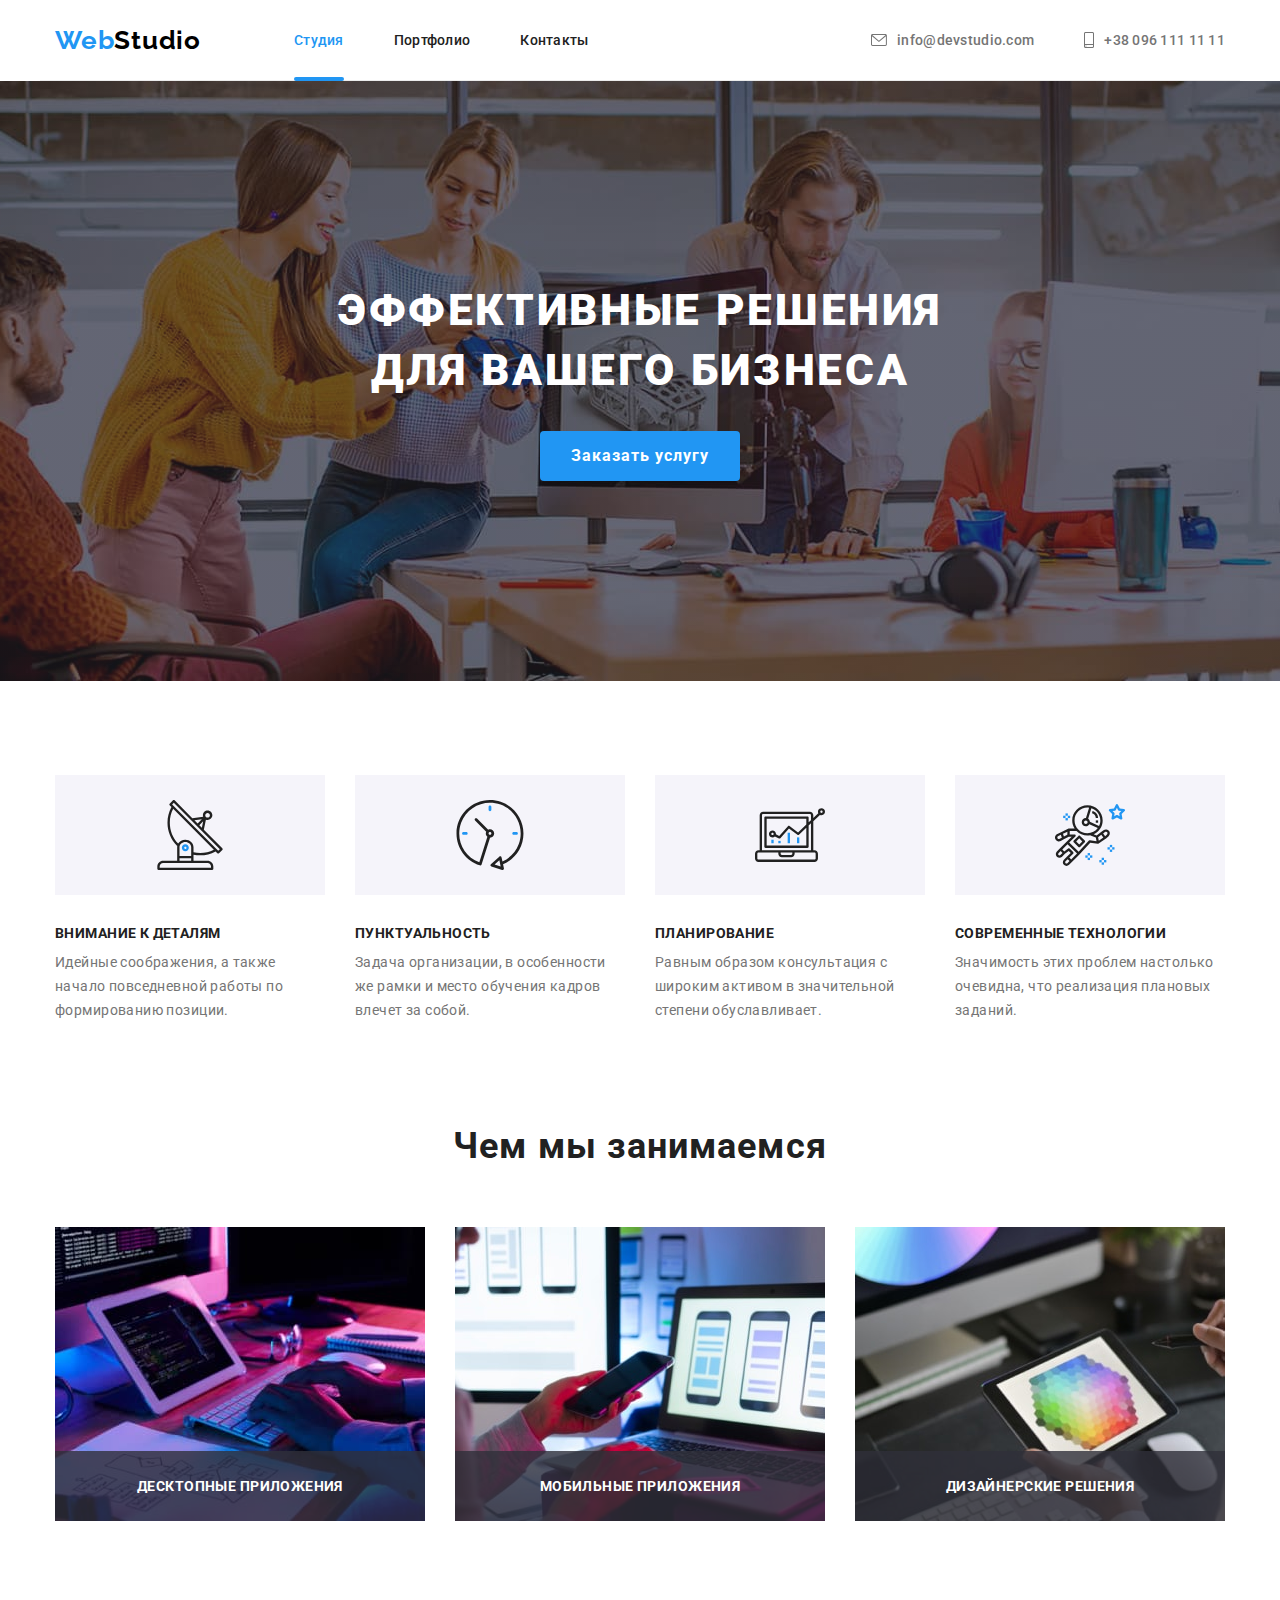
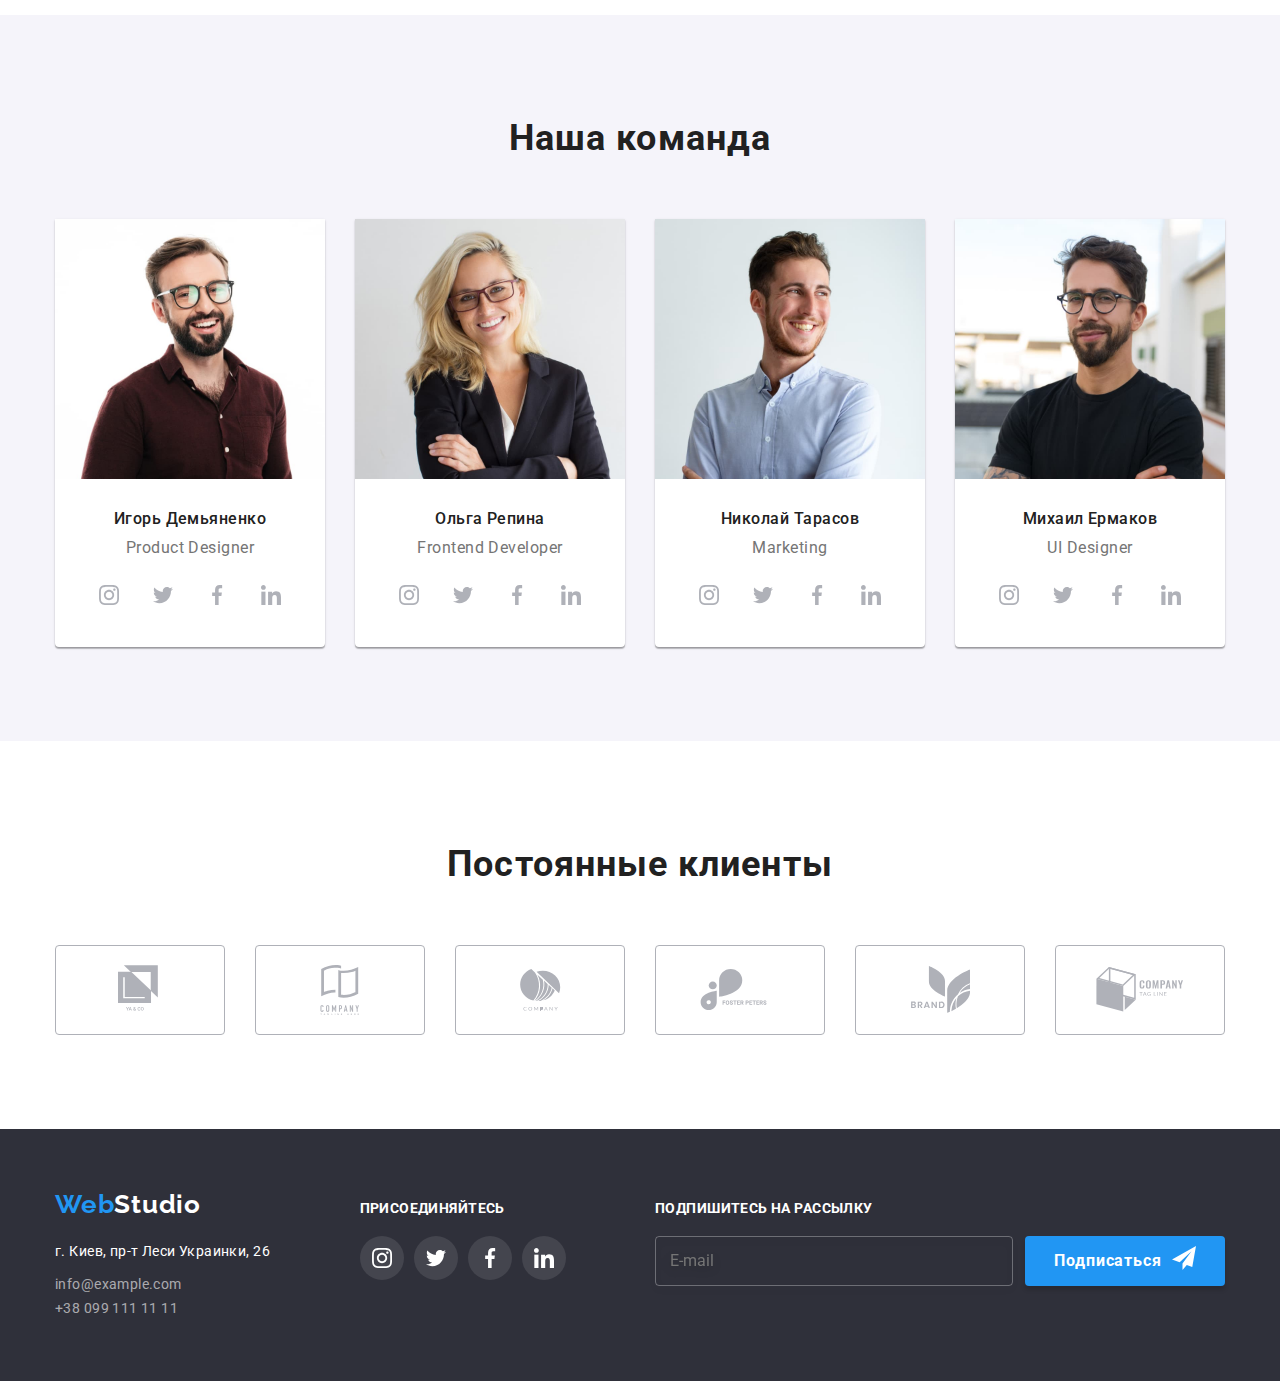
<file: index.html>
<!DOCTYPE html>
<html lang="ru">
<head>
    <meta charset="UTF-8">
    <meta name="viewport" content="width=device-width, initial-scale=1.0">
    <title>WebStudio</title>
    <link rel="preconnect" href="https://fonts.gstatic.com">
    <link href="https://fonts.googleapis.com/css2?family=Raleway:wght@700&family=Roboto:wght@400;500;700;900&display=swap" rel="stylesheet">
    <link rel="stylesheet" href="https://cdnjs.cloudflare.com/ajax/libs/modern-normalize/0.6.0/modern-normalize.min.css">
    <link rel="stylesheet" href="./css/main.min.css">
</head>
<body class="body">

    <!--HEADER-->
    <header class="header">
        <div class=" container">
            <nav class="navigation">
                <a href="index.html" lang="en" class="logo">Web<span class=" logo logo--black-theme">Studio</span></a> 
                <ul class="navigation__list list">
                    <li class="navigation__list-item">
                        <a href="index.html" class="navigation__list-link navigation__list-link--current">Студия</a>
                    </li>
                    <li class="navigation__list-item">
                        <a href="portfolio.html" class="navigation__list-link">Портфолио</a>
                    </li>
                    <li class="navigation__list-item">
                        <a href="" class="navigation__list-link">Контакты</a>
                    </li>
                </ul>
            </nav>
            <address class="address">
                <ul class="address__list list">
                    <li class="address__list-item">
                        <a href="mailto:info@devstudio.com" class="address__link">
                            <svg class="address__icon" width="16" height="12">
                                <use href="./images/sprite.svg#envelope"></use>
                            </svg>
                            info@devstudio.com
                        </a>
                    </li>
                    <li class="address__list-item">
                        <a href="tel:+380961111111" class="address__link">
                            <svg class="address__icon" width="10" height="16">
                                <use href="./images/sprite.svg#smartphone"></use>
                            </svg>
                            +38 096 111 11 11
                        </a>
                    </li>
                </ul>
            </address>
        </div>
    </header>

    <main>
    <!--HERO-->
    <section class="hero">
        <div class="hero__center-side">
            <h1 class="hero__title">Эффективные решения для вашего бизнеса</h1>
            <button type="button" class="button hero-button" data-modal-open>Заказать услугу</button>
        </div>
    </section>

    <!-- ADVANTAGES -->
    <section class="advantages section">
        <div class="container">
            <h2 class="visually-hidden" >Преимущества</h2>
            <ul class="advantages__list list">
                <li class="advantages__list-item">
                    <div class="advantages__icon-bg">
                        <svg class="advantages__icon" width="70" height="70">
                            <use href="./images/sprite.svg#antenna"></use>
                        </svg>
                    </div>
                    <h3 class="advantages__subtitle">Внимание к деталям</h3>
                    <p class="advantages__text">Идейные соображения, а также начало повседневной работы по формированию позиции.</p>
                </li>
                <li class="advantages__list-item">
                    <div class="advantages__icon-bg">
                        <svg class="advantages__icon" width="70" height="70">
                            <use href="./images/sprite.svg#clock"></use>
                        </svg>
                    </div>
                    <h3 class="advantages__subtitle">Пунктуальность</h3>
                    <p class="advantages__text">Задача организации, в особенности же рамки и место обучения кадров влечет за собой.</p>
                </li>
                <li class="advantages__list-item">
                    <div class="advantages__icon-bg">
                        <svg class="advantages__icon" width="70" height="70">
                            <use href="./images/sprite.svg#diagram"></use>
                        </svg>
                    </div>
                    <h3 class="advantages__subtitle">Планирование</h3>
                    <p class="advantages__text">Равным образом консультация с широким активом в значительной степени обуславливает.</p>
                </li>
                <li class="advantages__list-item">
                    <div class="advantages__icon-bg">
                        <svg class="advantages__icon" width="70" height="70">
                            <use href="./images/sprite.svg#astronaut"></use>
                        </svg>
                    </div>
                    <h3 class="advantages__subtitle">Современные технологии</h3>
                    <p class="advantages__text">Значимость этих проблем настолько очевидна, что реализация плановых заданий.</p>
                </li>
            </ul>
        </div>
    </section>

    <!--ABOUT-->
    <section class="about">
        <div class="container">
            <h2 class="title">Чем мы занимаемся</h2>
            <ul class="about__list list">
                <li class="about__list-item">
                    <img src="images/image01.jpg" alt="Компьютер" width="370" height="294">
                    <p class="about__overlay">Десктопные приложения</p>
                </li>
                <li class="about__list-item">
                    <img src="images/image02.jpg" alt="Мобильный телефон" width="370" height="294">
                    <p class="about__overlay">Мобильные приложения</p>
                </li>
                <li class="about__list-item">
                    <img src="images/image03.jpg" alt="Планшет" width="370" height="294">
                    <p class="about__overlay">Дизайнерские решения</p>
                </li>
            </ul>
        </div>
    </section>

    <!-- TEAM-->
    <section class="team section">
        <div class="container">
            <h2 class="title">Наша команда</h2>
            <ul class="team__list list">
                <li class="team__item">
                    <img src="images/team/product_designer.jpg" alt="Игорь Демьяненко" width="270" height="260">
                    <div class="team__content-wrapper">
                        <h3 class="team__name">Игорь Демьяненко</h3>
                        <p class="team__positiom" lang="en">Product Designer</p>
                        <ul class="social-list list">
                            <li class="social-list__item">
                                <a href="" class="social-list__link">
                                    <svg class="social-list__icon">
                                        <use href="./images/sprite.svg#instagram"></use>
                                    </svg>
                                </a>
                            </li>
                            <li class="social-list__item">
                                <a href="" class="social-list__link">
                                    <svg class="social-list__icon">
                                        <use href="./images/sprite.svg#twitter"></use>
                                    </svg>
                                </a>
                            </li>
                            <li class="social-list__item">
                                <a href="" class="social-list__link">
                                    <svg class="social-list__icon">
                                        <use href="./images/sprite.svg#facebook"></use>
                                    </svg>
                                </a>
                            </li>
                            <li class="social-list__item">
                                <a href="" class="social-list__link">
                                    <svg class="social-list__icon">
                                        <use href="./images/sprite.svg#linkedin"></use>
                                    </svg>
                                </a>
                            </li>
                        </ul>
                    </div>  
                </li>
                <li class="team__item">
                    <img src="images/team/frontend_developer.jpg" alt="Ольга Репина" width="270" height="260">
                    <div class="team__content-wrapper">
                        <h3  class="team__name">Ольга Репина</h3>
                        <p class="team__positiom" lang="en">Frontend Developer</p>
                        <ul class="social-list list">
                            <li class="social-list__item">
                                <a href="" class="social-list__link">
                                    <svg class="social-list__icon">
                                        <use href="./images/sprite.svg#instagram"></use>
                                    </svg>
                                </a>
                            </li>
                            <li class="social-list__item">
                                <a href="" class="social-list__link">
                                    <svg class="social-list__icon">
                                        <use href="./images/sprite.svg#twitter"></use>
                                    </svg>
                                </a>
                            </li>
                            <li class="social-list__item">
                                <a href="" class="social-list__link">
                                    <svg class="social-list__icon">
                                        <use href="./images/sprite.svg#facebook"></use>
                                    </svg>
                                </a>
                            </li>
                            <li class="social-list__item">
                                <a href="" class="social-list__link">
                                    <svg class="social-list__icon">
                                        <use href="./images/sprite.svg#linkedin"></use>
                                    </svg>
                                </a>
                            </li>
                        </ul>
                    </div>
                </li>
                <li class="team__item">
                    <img src="images/team/marketing.jpg" alt="Николай Тарасов" width="270" height="260">
                    <div class="team__content-wrapper">
                        <h3  class="team__name">Николай Тарасов</h3>
                        <p class="team__positiom" lang="en">Marketing</p>
                        <ul class="social-list list">
                            <li class="social-list__item">
                                <a href="" class="social-list__link">
                                    <svg class="social-list__icon">
                                        <use href="./images/sprite.svg#instagram"></use>
                                    </svg>
                                </a>
                            </li>
                            <li class="social-list__item">
                                <a href="" class="social-list__link">
                                    <svg class="social-list__icon">
                                        <use href="./images/sprite.svg#twitter"></use>
                                    </svg>
                                </a>
                            </li>
                            <li class="social-list__item">
                                <a href="" class="social-list__link">
                                    <svg class="social-list__icon">
                                        <use href="./images/sprite.svg#facebook"></use>
                                    </svg>
                                </a>
                            </li>
                            <li class="social-list__item">
                                <a href="" class="social-list__link">
                                    <svg class="social-list__icon">
                                        <use href="./images/sprite.svg#linkedin"></use>
                                    </svg>
                                </a>
                            </li>
                        </ul>
                    </div>
                </li>
                <li class="team__item">
                    <img src="images/team/ui-designer.jpg" alt="Михаил Ермаков" width="270" height="260">
                    <div class="team__content-wrapper">
                        <h3 class="team__name">Михаил Ермаков</h3>
                        <p class="team__positiom" lang="en">UI Designer</p>
                        <ul class="social-list list">
                            <li class="social-list__item">
                                <a href="" class="social-list__link">
                                    <svg class="social-list__icon">
                                        <use href="./images/sprite.svg#instagram"></use>
                                    </svg>
                                </a>
                            </li>
                            <li class="social-list__item">
                                <a href="" class="social-list__link">
                                    <svg class="social-list__icon">
                                        <use href="./images/sprite.svg#twitter"></use>
                                    </svg>
                                </a>
                            </li>
                            <li class="social-list__item">
                                <a href="" class="social-list__link">
                                    <svg class="social-list__icon">
                                        <use href="./images/sprite.svg#facebook"></use>
                                    </svg>
                                </a>
                            </li>
                            <li class="social-list__item">
                                <a href="" class="social-list__link">
                                    <svg class="social-list__icon">
                                        <use href="./images/sprite.svg#linkedin"></use>
                                    </svg>
                                </a>
                            </li>
                        </ul>
                    </div>
                    
                </li>
            </ul>
        </div>
    </section>
    <!-- CLIENTS -->
    <section class="section">
        <div class="container">
            <h2 class="title">Постоянные клиенты</h2>
            <ul class="clients__list list">
                <li class="clients__list-item">
                    <a href="" class="clients__link">
                        <svg class="clients__icon" width="44" height="49">
                            <use href="./images/sprite.svg#logo-1"></use>
                        </svg>
                    </a>
                </li>
            
                <li class="clients__list-item">
                    <a href="" class="clients__link">
                        <svg class="clients__icon" width="40" height="50">
                            <use href="./images/sprite.svg#logo-2"></use>
                        </svg>
                    </a>
                </li>
           
                <li class="clients__list-item">
                    <a href="" class="clients__link">
                        <svg class="clients__icon" width="41" height="42">
                            <use href="./images/sprite.svg#logo-3"></use>
                        </svg>
                    </a>
                </li>
            
                <li class="clients__list-item">
                    <a href="" class="clients__link">
                        <svg class="clients__icon" width="80" height="42">
                            <use href="./images/sprite.svg#logo-4"></use>
                        </svg>
                    </a>
                </li>
           
                <li class="clients__list-item">
                    <a href="" class="clients__link">
                        <svg class="clients__icon" width="59" height="47">
                            <use href="./images/sprite.svg#logo-5"></use>
                        </svg>
                    </a>
                </li>
            
                <li class="clients__list-item">
                    <a href="" class="clients__link">
                        <svg class="clients__icon" width="88" height="45">
                            <use href="./images/sprite.svg#logo-6"></use>
                        </svg>
                    </a>
                </li>
            </ul>
        </div>
    </section>

    </main>

    <!-- Footer-->
    <footer class="footer">
        <div class="container">
            <div class="footer-contact">
                <a href="index.html" lang="en" class="footer__logo logo">Web<span class="logo--white-theme">Studio</span></a> 
                <address class="address-footer">
                    <ul class="footer-contact__list list">
                        <li class="footer-contact__item">
                            <a href="https://goo.gl/maps/Wp1n7zY5raGq34UZ8" target="_blank" class="footer-contact__link footer-contact__link--map" >г. Киев, пр-т Леси Украинки, 26</a>
                        </li>
                        <li class="footer-contact___item">
                            <a href="mailto:info@example.com" class="footer-contact__link">info@example.com</a>
                        </li>
                        <li class="footer-contact_item">
                            <a href="tel:+380961111111" class="footer-contact__link">+38 099 111 11 11</a>
                        </li>
                    </ul>
                </address>
            </div>
            <div class="footer-social">
            <p class="footer-slogan">присоединяйтесь</p>
            <ul class="social-list list">
                <li class="social-list__item">
                    <a href="" class="social-list__link social-list__link--footer">
                        <svg class="social-list__icon social-list__icon--footer">
                            <use href="./images/sprite.svg#instagram"></use>
                        </svg>
                    </a>
                </li>
                <li class="social-list__item">
                    <a href="" class="social-list__link social-list__link--footer">
                        <svg class="social-list__icon social-list__icon--footer">
                            <use href="./images/sprite.svg#twitter"></use>
                        </svg>
                    </a>
                </li>
                <li class="social-list__item">
                    <a href="" class="social-list__link social-list__link--footer">
                        <svg class="social-list__icon social-list__icon--footer">
                            <use href="./images/sprite.svg#facebook"></use>
                        </svg>
                    </a>
                </li>
                <li class="social-list__item">
                    <a href="" class="social-list__link social-list__link--footer">
                        <svg class="social-list__icon social-list__icon--footer">
                            <use href="./images/sprite.svg#linkedin"></use>
                        </svg>
                    </a>
                </li>
            </ul>
           </div> 
           
           <form class="footer-form">
           
            <div  class="footer-form__field">
               <p class="footer-slogan">Подпишитесь на рассылку</p>
             <label class="footer-form__label">
              <input type="email" class="footer-form__input" name="E-mail"  placeholder="E-mail" />
            </label>
            </div>
            <button type="submit" class="button submit-button">Подписаться
                <svg class="button__icon" width="24" height="24">
                    <use href="./images/sprite.svg#icon-send"></use>
                </svg>

            </button>
          </form>

         </div>
    </footer>
<!--BACKDROP-->
    <div class="backdrop is-hidden" data-modal>
        <div class="modal">
            <button type="button" class="close-button" data-modal-close>
                <svg class="close-button__icon">
                    <use href="./images/sprite.svg#close-icon-cross"></use>
                </svg>
            </button>
            <form class="form">
                <p class="form__title">Оставьте свои данные, мы вам перезвоним</p>
                <div class="form__field">
                    <label for="user-name" class="form__label">Имя</label>
                    <input type="text" name="name" id="user-name" class="form__input" placeholder="" autofocus>
                    <svg class="form__icon" width="18" height="18">
                        <use href="./images/sprite.svg#person"></use>
                    </svg>
                </div>
                <div class="form__field">
                    <label for="user-tel" class="form__label">Телефон</label>
                    <input type="tel" name="tel" id="user-tel" class="form__input" placeholder="">
                    <svg class="form__icon" width="18" height="18">
                        <use href="./images/sprite.svg#phone"></use>
                    </svg>
                </div>
                <div class="form__field">
                    <label for="user-mail" class="form__label">Почта</label>
                    <input type="email" name="mail" id="user-mail" class="form__input" placeholder="">
                    <svg class="form__icon" width="18" height="18">
                        <use href="./images/sprite.svg#email"></use>
                    </svg>
                </div>
                <div class="form__field-comment">
                    <label for="user-comment" class="form__label">Комментарий</label>
                    <textarea name="comment" id="user-comment" class="form__textarea" placeholder="Введите текст"></textarea>
                </div>

                <div class="form__field-policy">
                    <input type="checkbox" name="policy" id="policy" class="form__input-policy visually-hidden" />
                    <label for="policy" class="form__policy-text">Соглашаюсь с рассылкой и принимаю  &nbsp;<a href="#" class="form__policy-link"> Условия договора</a> </label>
                </div>
            
                <button type="submit" class="button form__button">Отправить</button>
             </form>
        </div>

        
    </div>

    <script src="js/modal.js"></script>
</body>
</html>
</file>
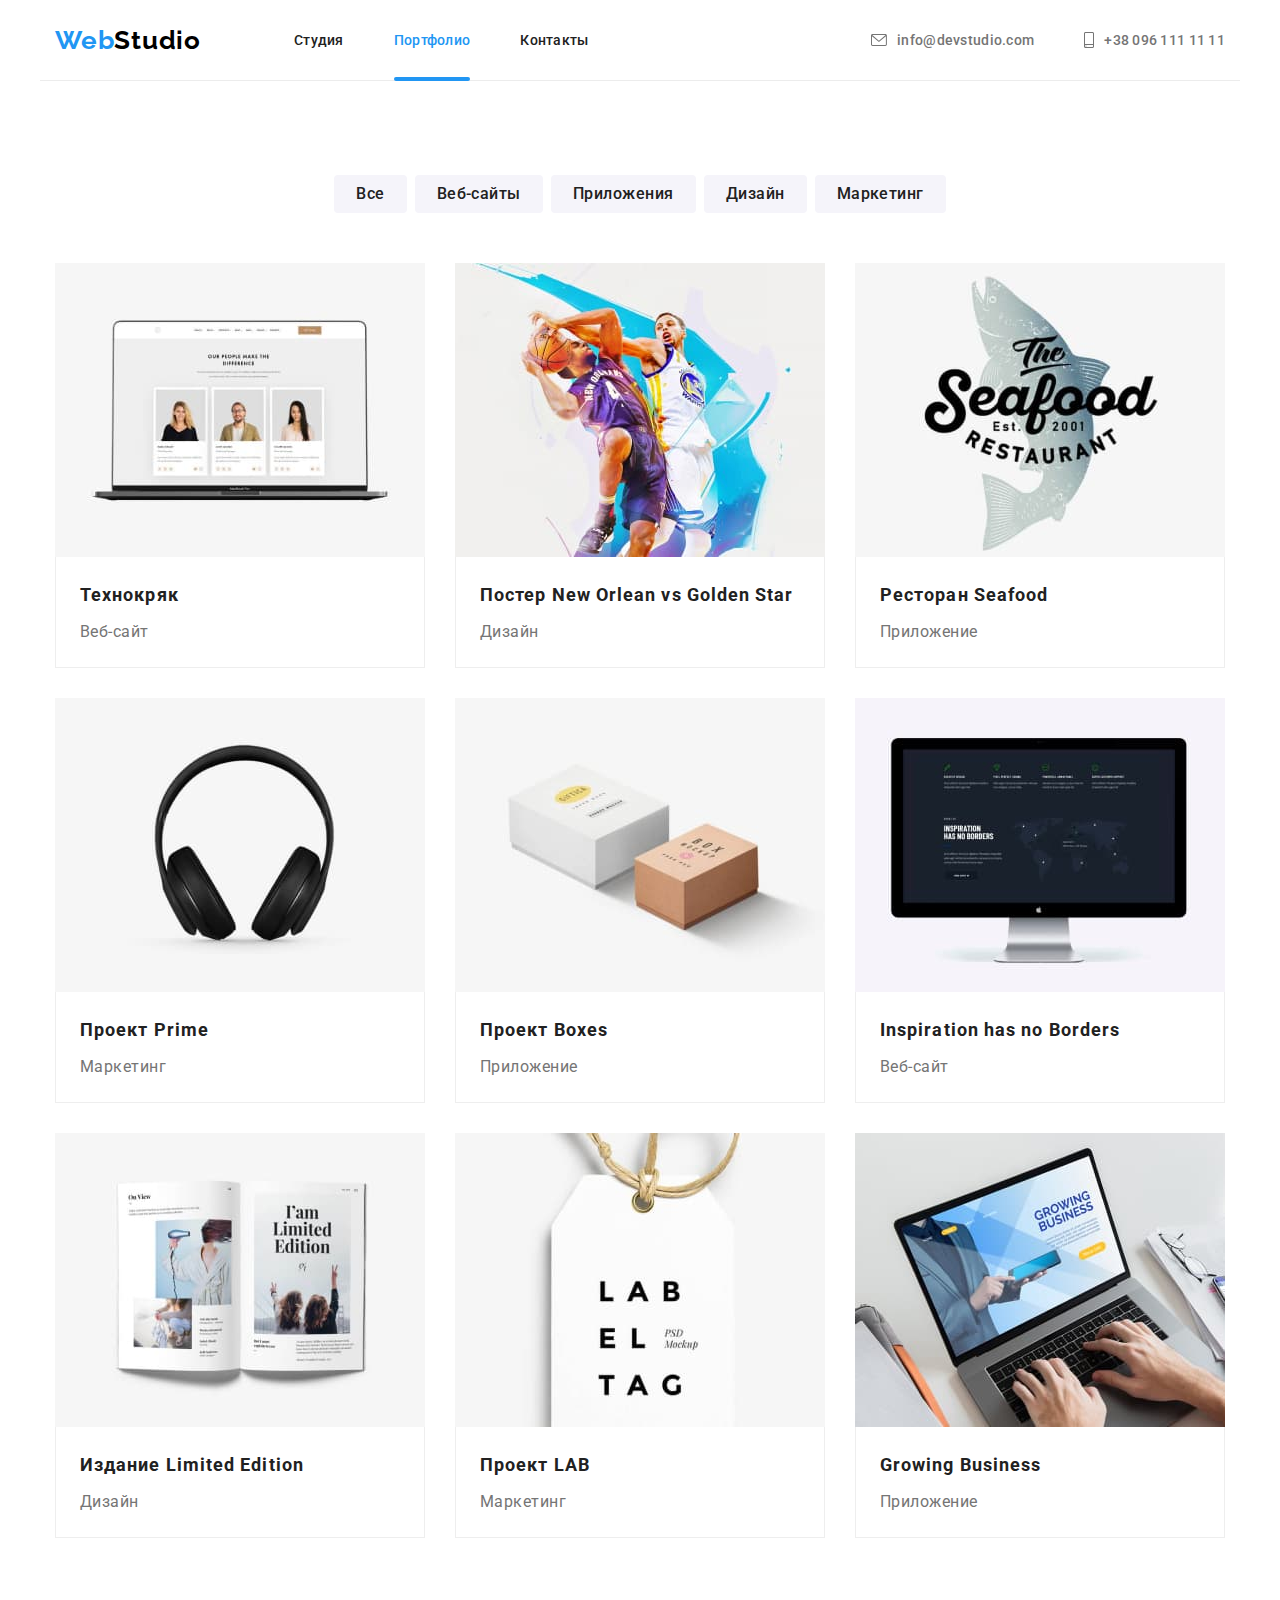
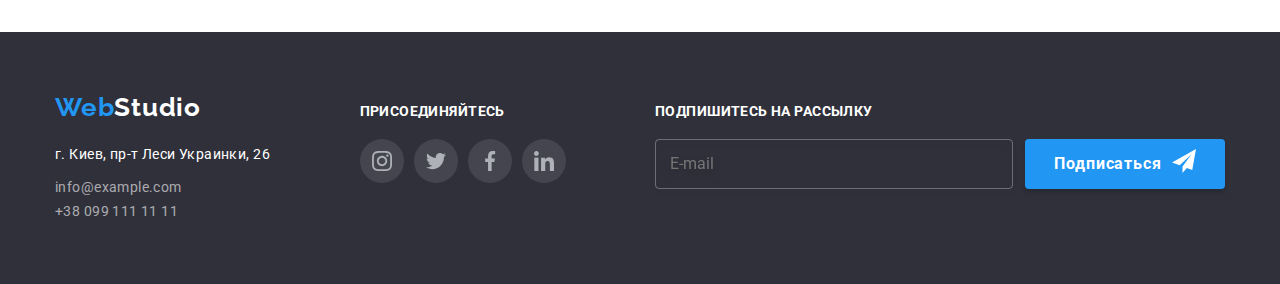
<file: portfolio.html>
<!DOCTYPE html>
<html lang="ru">
<head>
    <meta charset="UTF-8">
    <meta name="viewport" content="width=device-width, initial-scale=1.0">
    <title>WebStudio</title>
    <link rel="preconnect" href="https://fonts.gstatic.com">
    <link href="https://fonts.googleapis.com/css2?family=Raleway:wght@700&family=Roboto:wght@400;500;700;900&display=swap" rel="stylesheet">
    <link rel="stylesheet" href="https://cdnjs.cloudflare.com/ajax/libs/modern-normalize/0.6.0/modern-normalize.min.css">
    <link rel="stylesheet" href="./css/portfolio.min.css">
</head>
<body>

    <!--HEADER-->
    <header class="header">
        <div class=" container">
            <nav class="navigation">
                <a href="index.html" lang="en" class="logo">Web<span class=" logo logo--black-theme">Studio</span></a>
                <ul class="navigation__list list">
                    <li class="navigation__list-item">
                        <a href="index.html" class="navigation__list-link">Студия</a>
                    </li>
                    <li class="navigation__list-item">
                        <a href="portfolio.html" class="navigation__list-link  navigation__list-link--current">Портфолио</a>
                    </li>
                    <li class="navigation__list-item">
                        <a href="" class="navigation__list-link">Контакты</a>
                    </li>
                </ul>
            </nav>
            <address class="address">
                <ul class="address__list list">
                    <li class="address__list-item">
                        <a href="mailto:info@devstudio.com" class="address__link">
                            <svg class="address__icon" width="16" height="12">
                                <use href="./images/sprite.svg#envelope"></use>
                            </svg>
                            info@devstudio.com
                        </a>
                    </li>
                    <li class="address__list-item">
                        <a href="tel:+380961111111" class="address__link">
                            <svg class="address__icon" width="10" height="16">
                                <use href="./images/sprite.svg#smartphone"></use>
                            </svg>
                            +38 096 111 11 11
                        </a>
                    </li>
                </ul>
            </address>
        </div>
    </header>

    <main>
        <!-- Portfolio-->
        <section class="portfolio section">
            <div class="container">
            <h1 class="portfolio__title visually-hidden">Портфолио </h1>
        <ul class="filter__list list">
            <li class="filter__item">
                <button type="button" class="filter__button">Все</button>
            </li>
            <li class="filter__item">
                <button type="button" class="filter__button">Веб-сайты</button>
            </li>
            <li class="filter__item">
                <button type="button" class="filter__button">Приложения</button>
            </li>
            <li class="filter__item">
                <button type="button" class="filter__button">Дизайн</button>
            </li>
            <li class="filter__item">
                <button type="button" class="filter__button">Маркетинг</button>
            </li>
        </ul>

    <!--Exampels-->
    <ul class="gallery__list list">
        <li class="gallery__item">
            <a href="" class="card link">
                <div class="card__wrapper">
                    <img src="images/portfolio/img-01.jpg" alt="Технокряк" width="370" height="294">
                <p class="card__overlay">
                    Технокряк это современная площадка распространения коронавируса.
                    Компании используют эту платформу для цифрового шпионажа и атак на защищённые сервера конкурентов.</P>
                </div>
                <div class="card__content">
                    <h2 class="card__name">Технокряк</h2>
                    <p class="card__type">Веб-сайт</p>
                </div>
            </a>
            </li>
        <li class="gallery__item">
            <a href="" class="card link">
                <div class="card__wrapper">
                    <img src="images/portfolio/img-02.jpg" alt="Постер New Orlean vs Golden Star" width="370" height="294">
                <p class="card__overlay">
                    Технокряк это современная площадка распространения коронавируса.
                    Компании используют эту платформу для цифрового шпионажа и атак на защищённые сервера конкурентов.</P>
                </div>
                
                <div class="card__content">
                    <h2 class="card__name">Постер New Orlean vs Golden Star</h2>
                    <p class="card__type">Дизайн</p>
                </div>
            </a>
        </li>
        <li class="gallery__item">
            <a href="" class="card link">
                <div class="card__wrapper">
                    <img src="images/portfolio/img-03.jpg" alt="Ресторан Seafood" width="370" height="294">
                <p class="card__overlay">
                    Технокряк это современная площадка распространения коронавируса.
                    Компании используют эту платформу для цифрового шпионажа и атак на защищённые сервера конкурентов.</P>
                </div>
               
                <div class="card__content">
                    <h2 class="card__name">Ресторан Seafood</h2>
                    <p class="card__type">Приложение</p>
                </div>
            </a>
        </li>
        <li class="gallery__item">
            <a href="" class="card link">
                <div class="card__wrapper">
                    <img src="images/portfolio/img-04.jpg" alt="Проект Prime" width="370" height="294">
                <p class="card__overlay">
                    Технокряк это современная площадка распространения коронавируса.
                    Компании используют эту платформу для цифрового шпионажа и атак на защищённые сервера конкурентов.</P>
                </div>
                
                <div class="card__content">
                    <h2 class="card__name" >Проект Prime</h2>
                    <p class="card__type">Маркетинг</p>
                </div>
            </a>
        </li>
        <li class="gallery__item">
            <a href="" class="card link">
                <div class="card__wrapper">
                    <img src="images/portfolio/img-05.jpg" alt="Проект Boxes" width="370" height="294">
                <p class="card__overlay">
                    Технокряк это современная площадка распространения коронавируса.
                    Компании используют эту платформу для цифрового шпионажа и атак на защищённые сервера конкурентов.</P>
                </div>
                
                <div class="card__content">
                    <h2 class="card__name" >Проект Boxes</h2>
                    <p class="card__type">Приложение</p>
                </div>
            </a>
        </li>
        <li class="gallery__item">
            <a href="" class="card link">
                <div class="card__wrapper">
                    <img src="images/portfolio/img-06.jpg" alt="Inspiration has no Borders" width="370" height="294">
                <p class="card__overlay">
                    Технокряк это современная площадка распространения коронавируса.
                    Компании используют эту платформу для цифрового шпионажа и атак на защищённые сервера конкурентов.</P>
                </div>
               
                <div class="card__content">
                    <h2 class="card__name" >Inspiration has no Borders</h2>
                    <p class="card__type">Веб-сайт</p>
                </div>
            </a>
        </li>
        <li class="gallery__item">
            <a href="" class="card link">
                <div class="card__wrapper">
                    <img src="images/portfolio/img-07.jpg" alt="Издание Limited Edition" width="370" height="294">
                <p class="card__overlay">
                    Технокряк это современная площадка распространения коронавируса.
                    Компании используют эту платформу для цифрового шпионажа и атак на защищённые сервера конкурентов.</P>
                </div>
               
                <div class="card__content">
                    <h2 class="card__name" >Издание Limited Edition</h2>
                    <p class="card__type">Дизайн</p>
                </div>
            </a>
        </li>
        <li class="gallery__item">
            <a href="" class="card link">
                <div class="card__wrapper">
                    <img src="images/portfolio/img-08.jpg" alt="Проект LAB" width="370" height="294">
                <p class="card__overlay">
                    Технокряк это современная площадка распространения коронавируса.
                    Компании используют эту платформу для цифрового шпионажа и атак на защищённые сервера конкурентов.</P>
                </div>
               
                <div class="card__content">
                    <h2 class="card__name" >Проект LAB</h2>
                    <p class="card__type">Маркетинг</p>
                </div>
            </a>
        </li>
        <li class="gallery__item">
            <a href="" class="card link">
                <div class="card__wrapper">
                    <img src="images/portfolio/img-09.jpg" alt="Growing Business" width="370" height="294">
                <p class="card__overlay">
                    Технокряк это современная площадка распространения коронавируса.
                    Компании используют эту платформу для цифрового шпионажа и атак на защищённые сервера конкурентов.</P>
                </div>
                
                <div class="card__content">
                    <h2 class="card__name" >Growing Business</h2>
                    <p class="card__type">Приложение</p>
                </div>
            </a>
        </li>
    </ul>
</div>

    </section>
    </main>

    <!-- Footer-->
    <footer class="footer">
        <div class="container">
            <div class="footer-contact">
                <a href="index.html" lang="en" class="footer__logo logo">Web<span
                        class="logo--white-theme">Studio</span></a>
                <address class="address-footer">
                    <ul class="footer-contact__list list">
                        <li class="footer-contact__item">
                            <a href="https://goo.gl/maps/Wp1n7zY5raGq34UZ8" target="_blank"
                                class="footer-contact__link footer-contact__link--map">г. Киев, пр-т Леси Украинки, 26</a>
                        </li>
                        <li class="footer-contact___item">
                            <a href="mailto:info@example.com" class="footer-contact__link">info@example.com</a>
                        </li>
                        <li class="footer-contact_item">
                            <a href="tel:+380961111111" class="footer-contact__link">+38 099 111 11 11</a>
                        </li>
                    </ul>
                </address>
            </div>
            <div class="footer-social">
                <p class="footer-slogan">присоединяйтесь</p>
                <ul class="social-list list">
                    <li class="social-list__item">
                        <a href="" class="social-list__link social-list__link--footer">
                            <svg class="social-list__icon">
                                <use href="./images/sprite.svg#instagram"></use>
                            </svg>
                        </a>
                    </li>
                    <li class="social-list__item">
                        <a href="" class="social-list__link social-list__link--footer">
                            <svg class="social-list__icon">
                                <use href="./images/sprite.svg#twitter"></use>
                            </svg>
                        </a>
                    </li>
                    <li class="social-list__item">
                        <a href="" class="social-list__link social-list__link--footer">
                            <svg class="social-list__icon">
                                <use href="./images/sprite.svg#facebook"></use>
                            </svg>
                        </a>
                    </li>
                    <li class="social-list__item">
                        <a href="" class="social-list__link social-list__link--footer">
                            <svg class="social-list__icon">
                                <use href="./images/sprite.svg#linkedin"></use>
                            </svg>
                        </a>
                    </li>
                </ul>
            </div>
    
            <form class="footer-form">
    
                <div class="footer-form__field">
                    <p class="footer-slogan">Подпишитесь на рассылку</p>
                    <label class="footer-form__label">
                        <input type="email" class="footer-form__input" name="E-mail" placeholder="E-mail" />
                    </label>
                </div>
                <button type="submit" class="button submit-button">Подписаться
                    <svg class="button__icon" width="24" height="24">
                        <use href="./images/sprite.svg#icon-send"></use>
                    </svg>
    
                </button>
            </form>
    
        </div>
    </footer>
</body>
</html>
</file>
<file: css/main.min.css>
:root{--primary-text-color: #212121;--secondary-text-color: #757575;--accent-color: #2196f3;--icon-color: #f5f4fa;--primary-white-color: #ffffff;--general-font-family: "Roboto", sans-serif;--secondary-font-family: "Raleway", sans-serif;--transition-duration: 250ms;--transition-timing-function: cubic-bezier(0.4, 0, 0.2, 1)}.visually-hidden{position:absolute;width:1px;height:1px;margin:-1px;border:0;padding:0;white-space:nowrap;clip-path:inset(100%);clip:rect(0 0 0 0);overflow:hidden}body{background-color:var(--primary-white-color);color:var(--primary-text-color);font-family:var(--general-font-family)}.section{padding-top:94px;padding-bottom:94px}.list{padding:0;margin:0;list-style:none}h1,h2,h3,p{margin-top:0;margin-bottom:0}img{display:block}.container{margin-left:auto;margin-right:auto;width:1200px;padding-left:15px;padding-right:15px}.backdrop{position:fixed;top:0;left:0;z-index:100;width:100%;height:100%;background-color:rgba(0,0,0,0.2);transition:all var(--transition-duration) var(--transition-timing-function)}.modal{position:absolute;top:50%;left:50%;transform:translate(-50%, -50%) scale(1);width:528px;min-height:581px;background-color:var(--primary-white-color);box-shadow:0px 1px 3px rgba(0,0,0,0.12),0px 1px 1px rgba(0,0,0,0.14),0px 2px 1px rgba(0,0,0,0.2);border-radius:4px;transition:all var(--transition-duration) var(--transition-timing-function)}.backdrop.is-hidden .modal{transform:translate(-50%, -50%) scale(1.5)}.close-button{position:absolute;top:8px;right:8px;display:flex;justify-content:center;align-items:center;width:30px;height:30px;border-radius:50%;background-color:var(--primary-white-color);border:1px solid rgba(0,0,0,0.1);cursor:pointer}.close-button__icon{width:18px;height:18px;fill:#000000;transition:fill var(--transition-duration) var(--transition-timing-function)}.close-button:focus .close-button__icon{fill:var(--accent-color)}.is-hidden{opacity:0;visibility:hidden;pointer-events:none}.form{display:flex;flex-direction:column;padding:40px}.form__title{margin-bottom:12px;font-size:20px;font-weight:700;line-height:1.15;letter-spacing:.03em}.form__field{position:relative;margin-bottom:10px}.form__label{display:block;margin-bottom:4px;font-size:12px;font-weight:400;line-height:1.166;letter-spacing:.01em;color:var(--secondary-text-color)}.form__input{display:block;height:40px;padding-left:42px}.form__textarea{height:120px;padding:12px 16px;resize:none}.form__textarea::placeholder{font-size:14px;font-weight:400;line-height:1.142;letter-spacing:.01em;color:rgba(117,117,117,0.5)}.form__input,.form__textarea{width:100%;border:1px solid rgba(33,33,33,0.2);border-radius:4px;transition:border-color var(--transition-duration) var(--transition-timing-function)}.form__input:focus,.form__textarea:focus{outline:none;border-color:var(--accent-color)}.form__icon{position:absolute;bottom:11px;left:12px;transition:fill var(--transition-duration) var(--transition-timing-function)}.form__field:focus-within>.form__icon{fill:var(--accent-color)}.form__field-comment{margin-bottom:20px}.form__field-policy{margin-bottom:30px}.form__policy-text{display:flex;align-items:center;color:var(--secondary-text-color);font-size:14px;font-weight:400;line-height:1.714;letter-spacing:.03em;cursor:pointer}.form__policy-text::before{display:inline-block;width:16px;height:15px;outline:1px solid var(--primary-text-color);content:"";margin-right:8px;margin-left:12px;cursor:pointer;transition:all var(--transition-duration) var(--transition-timing-function)}.form__input-policy:checked+.form__policy-text::before{background-color:var(--accent-color);background-image:url(../images/icon-check.svg);outline:none}.form__policy-link{font-size:14px;font-weight:400;line-height:1.714;letter-spacing:.03em;color:var(--accent-color)}.button{display:inline-flex;justify-content:center;border:none;border-radius:4px;text-align:center;padding:10px;min-width:200px;color:var(--primary-white-color);background-color:var(--accent-color);font-size:16px;font-weight:700;line-height:1.875;letter-spacing:.06em;cursor:pointer;box-shadow:0px 4px 4px rgba(0,0,0,0.15);transition:baground-color var(--transition-duration) var(--transition-timing-function)}.button:hover,.button:focus{background-color:#188ce8}.form__button{display:block;margin:0 auto;width:200px}.button__icon{fill:var(--primary-white-color);margin-left:10px}.logo{color:var(--accent-color);font-family:var(--secondary-font-family);font-size:26px;font-weight:700;line-height:1.192;letter-spacing:.03em;text-decoration:none}.logo--black-theme{color:#000000}.logo--white-theme{color:var(--primary-white-color)}.title{margin-bottom:50px;font-size:36px;font-weight:700;line-height:1.666;letter-spacing:.03em;text-align:center}.social-list{display:flex;justify-content:space-between}.social-list__item:not(:last-child){margin-right:10px}.social-list__link{display:flex;justify-content:center;align-items:center;height:44px;width:44px;border-radius:50%;transition:background-color var(--transition-duration) var(--transition-timing-function)}.social-list__link:focus,.social-list__link:hover{background-color:var(--accent-color)}.social-list__link--footer{background-color:rgba(255,255,255,0.1)}.social-list__icon{height:20px;width:20px;fill:#afb1b8;transition:fill var(--transition-duration) var(--transition-timing-function)}.social-list__link:focus .social-list__icon,.social-list__link:hover .social-list__icon{fill:var(--primary-white-color)}.social-list__icon--footer{fill:var(--primary-white-color)}.header .container{display:flex;align-items:center;border-bottom:1px solid #ececec}.navigation{display:flex;align-items:center}.navigation__list{display:flex;margin-left:93px}.navigation__list-item:not(:last-child),.address__list-item:not(:last-child){margin-right:50px}.navigation__list-link{position:relative;display:block;padding-top:32px;padding-bottom:32px;color:var(--primary-text-color);font-size:14px;font-weight:500;line-height:1.142;letter-spacing:.02em;text-decoration:none;transition:color var(--transition-duration) var(--transition-timing-function)}.navigation__list-link::after{content:"";position:absolute;left:0;bottom:-1px;width:100%;height:4px;border-radius:2px;background-color:var(--accent-color);opacity:0}.navigation__list-link:hover,.navigation__list-link:focus{color:var(--accent-color)}.navigation__list-link--current{color:var(--accent-color)}.navigation__list-link--current::after{opacity:1}.address{margin-left:auto}.address__list{display:flex}.address__link{display:flex;align-items:center;padding-top:32px;padding-bottom:32px;color:var(--secondary-text-color);font-size:14px;font-weight:500;line-height:1.142;letter-spacing:.02em;text-decoration:none;font-style:normal;transition:color var(--transition-duration) var(--transition-timing-function)}.address__link:hover,.address__link:focus{color:var(--accent-color)}.address__icon{fill:var(--secondary-text-color);margin-right:10px;transition:fill var(--transition-duration) var(--transition-timing-function)}.address__link:hover .address__icon,.address__link:focus .address__icon{fill:var(--accent-color)}.hero{max-width:1600px;height:600px;margin-left:auto;margin-right:auto;background-image:linear-gradient(to right, rgba(47,48,58,0.4), rgba(47,48,58,0.4)),url(../images/hero/hero.jpg);background-position:center;background-repeat:no-repeat;background-size:cover;background-color:#2f303a;text-align:center}.hero__center-side{display:inline-block;padding-top:200px;padding-bottom:200px;max-width:696px}.hero__title{margin-bottom:30px;color:var(--primary-white-color);font-size:44px;font-weight:900;line-height:1.363;letter-spacing:.06em;text-transform:uppercase}.advantages__list{display:flex;justify-content:space-between;font-size:14px;font-weight:400;line-height:1.714;letter-spacing:.03em}.advantages__list-item{width:270px}.advantages__list-item:not(:last-child){margin-right:30px}.advantages__icon-bg{display:flex;justify-content:center;align-items:center;margin-bottom:30px;height:120px;background-color:var(--icon-color)}.advantages__subtitle{margin-bottom:10px;font-size:14px;font-weight:700;line-height:1.142;letter-spacing:.03em;text-transform:uppercase}.advantages__text{line-height:1.714;color:var(--secondary-text-color)}.about{padding-bottom:94px}.about__list{display:flex;justify-content:space-between}.about__list-item{position:relative}.about__overlay{position:absolute;bottom:0;left:0;width:100%;padding-top:27px;padding-bottom:27px;font-size:14px;font-weight:700;line-height:1.142;letter-spacing:.03em;text-align:center;text-transform:uppercase;color:var(--primary-white-color);background-color:rgba(47,48,58,0.8)}.team{background-color:var(--icon-color)}.team__list{display:flex;text-align:center}.team__item{border-bottom-right-radius:4px;border-bottom-left-radius:4px;background-color:var(--primary-white-color);box-shadow:0px 1px 3px rgba(0,0,0,0.12),0px 1px 1px rgba(0,0,0,0.14),0px 2px 1px rgba(0,0,0,0.2)}.team__item:not(:last-child){margin-right:30px}.team__content-wrapper{padding:30px 32px}.team__name{margin-bottom:10px;font-size:16px;font-weight:500;line-height:1.187;letter-spacing:.03em}.team__positiom{margin-bottom:16px;color:var(--secondary-text-color);font-size:16px;font-weight:400;line-height:1.187;letter-spacing:.03em}.clients__list{display:flex;justify-content:space-between}.clients__icon{fill:#afb1b8;transition:fill var(--transition-duration) var(--transition-timing-function)}.clients__link:hover .clients__icon,.clients__link:focus .clients__icon{fill:var(--accent-color)}.clients__link{display:flex;justify-content:center;align-items:center;border:1px solid #afb1b8;border-radius:4px;width:170px;height:90px;transition:border var(--transition-duration) var(--transition-timing-function)}.clients__link:hover,.clients__link:focus{border:1px solid var(--accent-color)}.footer{background-color:#2f303a;padding-top:60px;padding-bottom:60px}.footer .container{display:flex;align-items:baseline;justify-content:space-between}.footer__logo{display:block;margin-bottom:20px}.footer-slogan{margin-bottom:20px;font-size:14px;font-weight:700;line-height:1.142;letter-spacing:.03em;text-transform:uppercase;color:var(--primary-white-color)}.footer-contact__item:not(:last-child){margin-bottom:9px}.footer-contact__link{color:rgba(255,255,255,0.6);font-size:14px;font-weight:400;line-height:1.714;letter-spacing:.03em;text-decoration:none;font-style:normal;transition:color var(--transition-duration) var(--transition-timing-function)}.footer-contact__link:hover,.footer-contact__link:focus{color:var(--accent-color)}.footer-contact__link--map{color:var(--primary-white-color);transition:fill var(--transition-duration) var(--transition-timing-function)}.footer-contact__link--map:hover,.footer-contact__link--map:focus{color:var(--accent-color)}.footer-form{display:flex;align-items:flex-end}.footer-form__input{width:358px;margin-right:12px;padding:14px;background-color:transparent;border:1px solid rgba(255,255,255,0.3);border-radius:4px;filter:drop-shadow(0px 4px 4px rgba(0,0,0,0.15));font-weight:400;font-size:16px;line-height:1.25;color:rgba(255,255,255,0.6)}
/*# sourceMappingURL=main.min.css.map */
</file>
<file: css/portfolio.min.css>
:root{--primary-text-color: #212121;--secondary-text-color: #757575;--accent-color: #2196f3;--icon-color: #f5f4fa;--primary-white-color: #ffffff;--general-font-family: "Roboto", sans-serif;--secondary-font-family: "Raleway", sans-serif;--transition-duration: 250ms;--transition-timing-function: cubic-bezier(0.4, 0, 0.2, 1)}.visually-hidden{position:absolute;width:1px;height:1px;margin:-1px;border:0;padding:0;white-space:nowrap;clip-path:inset(100%);clip:rect(0 0 0 0);overflow:hidden}body{background-color:var(--primary-white-color);color:var(--primary-text-color);font-family:var(--general-font-family)}.section{padding-top:94px;padding-bottom:94px}.list{padding:0;margin:0;list-style:none}h1,h2,h3,p{margin-top:0;margin-bottom:0}img{display:block}.container{margin-left:auto;margin-right:auto;width:1200px;padding-left:15px;padding-right:15px}.button{display:inline-flex;justify-content:center;border:none;border-radius:4px;text-align:center;padding:10px;min-width:200px;color:var(--primary-white-color);background-color:var(--accent-color);font-size:16px;font-weight:700;line-height:1.875;letter-spacing:.06em;cursor:pointer;box-shadow:0px 4px 4px rgba(0,0,0,0.15);transition:baground-color var(--transition-duration) var(--transition-timing-function)}.button:hover,.button:focus{background-color:#188ce8}.form__button{display:block;margin:0 auto;width:200px}.button__icon{fill:var(--primary-white-color);margin-left:10px}.logo{color:var(--accent-color);font-family:var(--secondary-font-family);font-size:26px;font-weight:700;line-height:1.192;letter-spacing:.03em;text-decoration:none}.logo--black-theme{color:#000000}.logo--white-theme{color:var(--primary-white-color)}.social-list{display:flex;justify-content:space-between}.social-list__item:not(:last-child){margin-right:10px}.social-list__link{display:flex;justify-content:center;align-items:center;height:44px;width:44px;border-radius:50%;transition:background-color var(--transition-duration) var(--transition-timing-function)}.social-list__link:focus,.social-list__link:hover{background-color:var(--accent-color)}.social-list__link--footer{background-color:rgba(255,255,255,0.1)}.social-list__icon{height:20px;width:20px;fill:#afb1b8;transition:fill var(--transition-duration) var(--transition-timing-function)}.social-list__link:focus .social-list__icon,.social-list__link:hover .social-list__icon{fill:var(--primary-white-color)}.social-list__icon--footer{fill:var(--primary-white-color)}.header .container{display:flex;align-items:center;border-bottom:1px solid #ececec}.navigation{display:flex;align-items:center}.navigation__list{display:flex;margin-left:93px}.navigation__list-item:not(:last-child),.address__list-item:not(:last-child){margin-right:50px}.navigation__list-link{position:relative;display:block;padding-top:32px;padding-bottom:32px;color:var(--primary-text-color);font-size:14px;font-weight:500;line-height:1.142;letter-spacing:.02em;text-decoration:none;transition:color var(--transition-duration) var(--transition-timing-function)}.navigation__list-link::after{content:"";position:absolute;left:0;bottom:-1px;width:100%;height:4px;border-radius:2px;background-color:var(--accent-color);opacity:0}.navigation__list-link:hover,.navigation__list-link:focus{color:var(--accent-color)}.navigation__list-link--current{color:var(--accent-color)}.navigation__list-link--current::after{opacity:1}.address{margin-left:auto}.address__list{display:flex}.address__link{display:flex;align-items:center;padding-top:32px;padding-bottom:32px;color:var(--secondary-text-color);font-size:14px;font-weight:500;line-height:1.142;letter-spacing:.02em;text-decoration:none;font-style:normal;transition:color var(--transition-duration) var(--transition-timing-function)}.address__link:hover,.address__link:focus{color:var(--accent-color)}.address__icon{fill:var(--secondary-text-color);margin-right:10px;transition:fill var(--transition-duration) var(--transition-timing-function)}.address__link:hover .address__icon,.address__link:focus .address__icon{fill:var(--accent-color)}.filter__list{display:flex;justify-content:center;margin-bottom:50px}.filter__item:not(:last-child){margin-right:8px}.filter__button{display:block;padding:6px 22px;border-radius:4px;border:none;color:var(--primary-text-color);background-color:var(--icon-color);font-family:var(--general-font-family);font-style:normal;font-size:16px;font-weight:500;line-height:1.625;letter-spacing:.03em;cursor:pointer;transition:color var(--transition-duration) var(--transition-timing-function),background-color var(--transition-duration) var(--transition-timing-function)}.filter__button:hover,.filter__button:focus{color:var(--primary-white-color);background-color:var(--accent-color)}.gallery__list{display:flex;flex-wrap:wrap;margin-top:-30px;margin-left:-30px}.gallery__item{margin-top:30px;margin-left:30px;flex-basis:calc(100% / 9 - 30px);border-radius:4px}.card{display:block;text-decoration:none;transition:box-shadow var(--transition-duration) var(--transition-timing-function)}.card:hover,.card:focus{box-shadow:0px 1px 1px rgba(0,0,0,0.12),0px 4px 4px rgba(0,0,0,0.06),1px 4px 6px rgba(0,0,0,0.16)}.card__content{padding:20px 24px;border-right-width:1px;border-right-style:solid;border-right-color:#eeeeee;border-bottom-width:1px;border-bottom-style:solid;border-bottom-color:#eeeeee;border-left-width:1px;border-left-style:solid;border-left-color:#eeeeee}.card__name{margin-bottom:4px;color:var(--primary-text-color);font-size:18px;font-weight:700;line-height:2;letter-spacing:.06em}.card__type{color:var(--secondary-text-color);font-size:16px;font-weight:400;line-height:1.875;letter-spacing:.03em}.card__wrapper{position:relative;overflow:hidden}.card__overlay{position:absolute;top:0;left:0;width:100%;height:100%;padding:63px 24px;text-decoration:none;font-size:18px;font-weight:400;line-height:1.56;letter-spacing:.03em;background-color:rgba(33,150,243,0.9);color:var(--primary-white-color);transition:var(--transition-duration) var(--transition-timing-function);transform:translateY(100%)}.card:hover .card__overlay,.card:focus .card__overlay{transform:translateY(0)}.footer{background-color:#2f303a;padding-top:60px;padding-bottom:60px}.footer .container{display:flex;align-items:baseline;justify-content:space-between}.footer__logo{display:block;margin-bottom:20px}.footer-slogan{margin-bottom:20px;font-size:14px;font-weight:700;line-height:1.142;letter-spacing:.03em;text-transform:uppercase;color:var(--primary-white-color)}.footer-contact__item:not(:last-child){margin-bottom:9px}.footer-contact__link{color:rgba(255,255,255,0.6);font-size:14px;font-weight:400;line-height:1.714;letter-spacing:.03em;text-decoration:none;font-style:normal;transition:color var(--transition-duration) var(--transition-timing-function)}.footer-contact__link:hover,.footer-contact__link:focus{color:var(--accent-color)}.footer-contact__link--map{color:var(--primary-white-color);transition:fill var(--transition-duration) var(--transition-timing-function)}.footer-contact__link--map:hover,.footer-contact__link--map:focus{color:var(--accent-color)}.footer-form{display:flex;align-items:flex-end}.footer-form__input{width:358px;margin-right:12px;padding:14px;background-color:transparent;border:1px solid rgba(255,255,255,0.3);border-radius:4px;filter:drop-shadow(0px 4px 4px rgba(0,0,0,0.15));font-weight:400;font-size:16px;line-height:1.25;color:rgba(255,255,255,0.6)}
/*# sourceMappingURL=portfolio.min.css.map */
</file>
